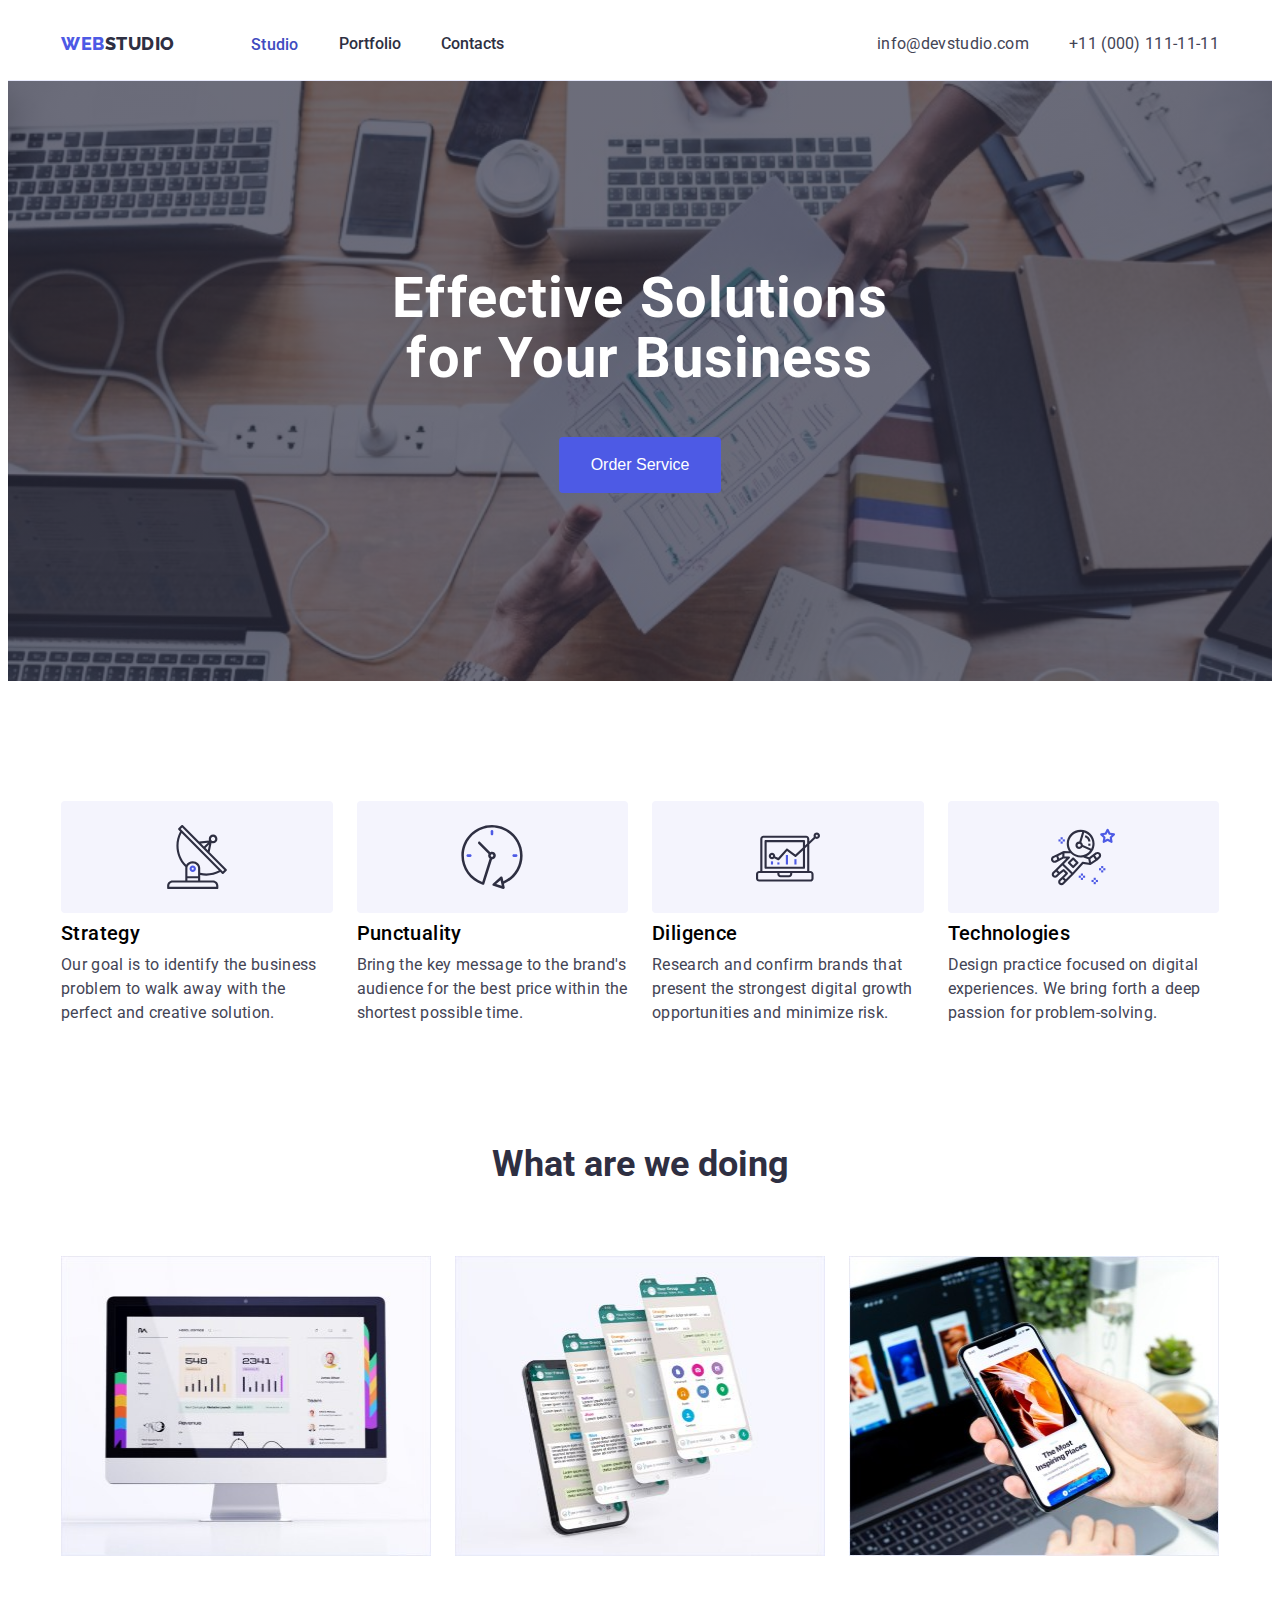
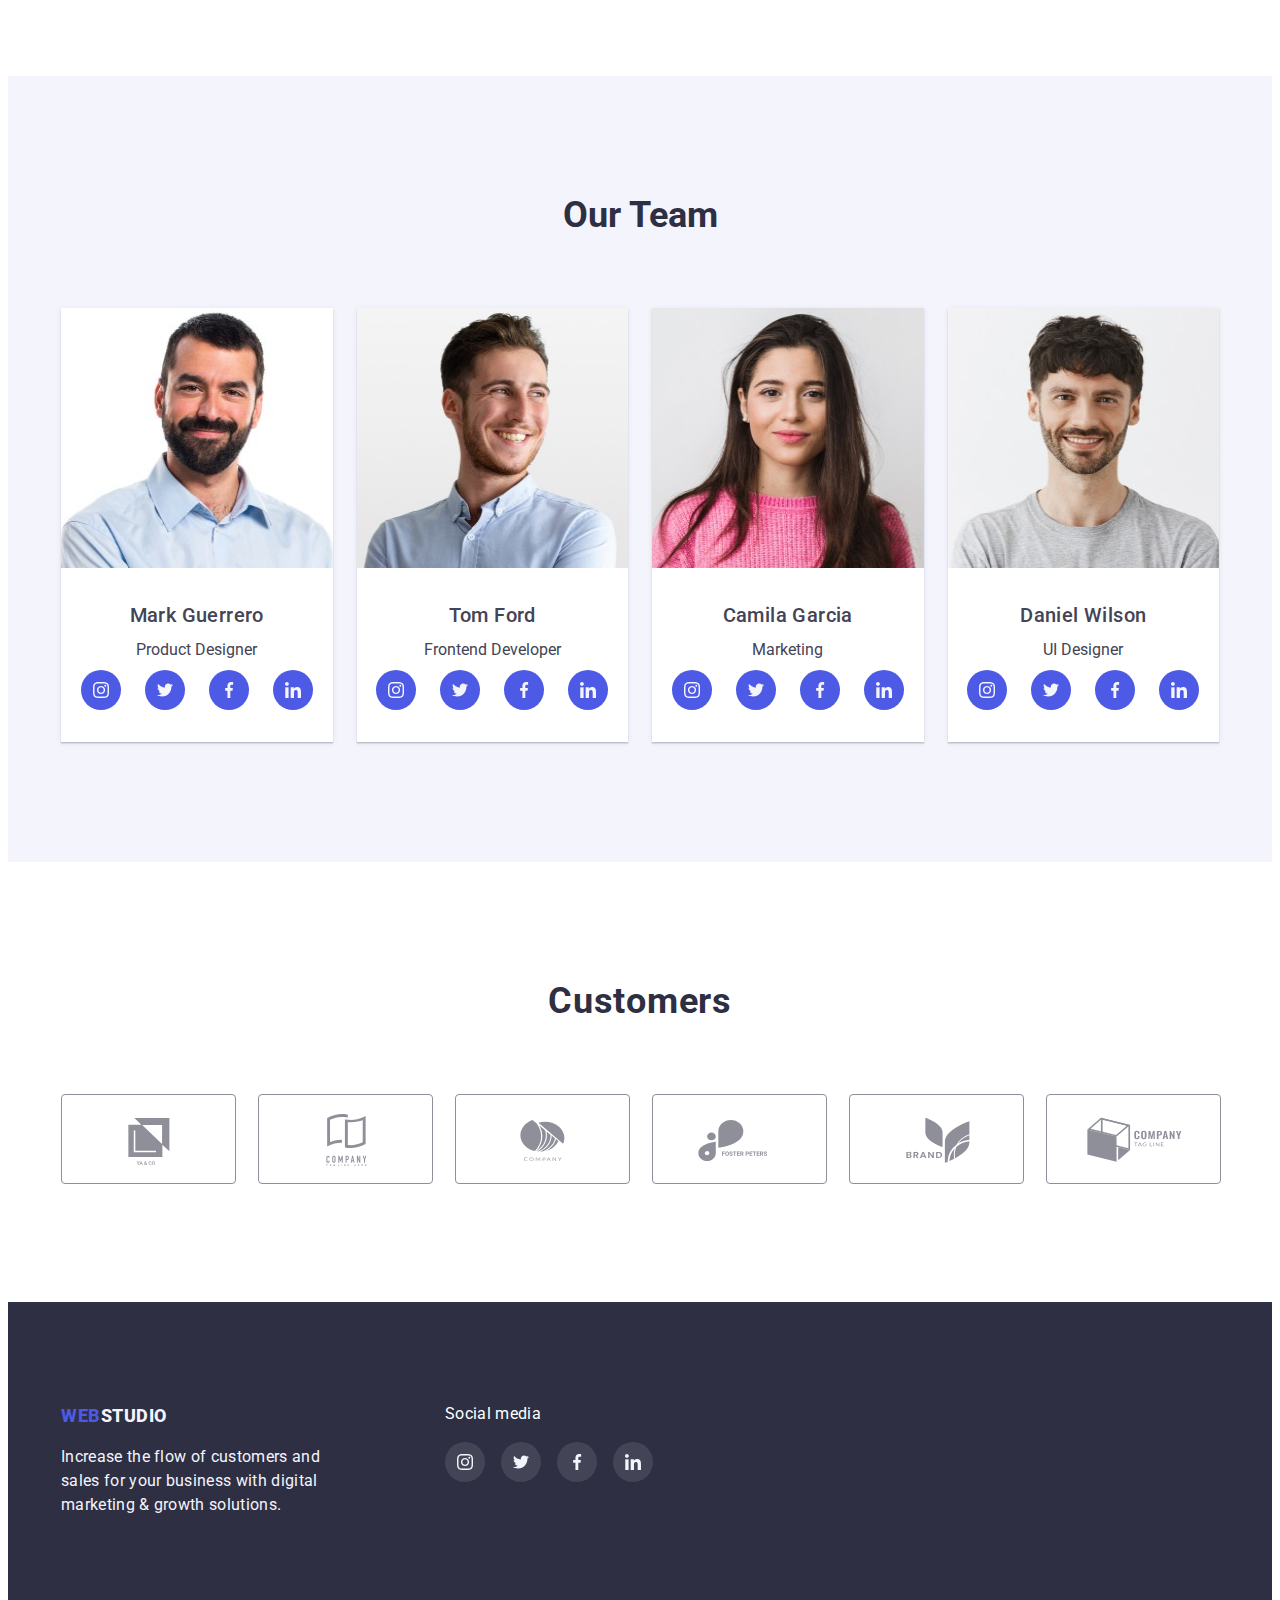
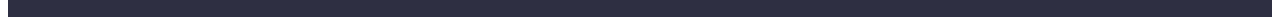
<file: index.html>
<!DOCTYPE html>
<html lang="en">
  <head>
    <meta charset="UTF-8" />
    <meta http-equiv="X-UA-Compatible" content="IE=edge" />
    <meta name="viewport" content="width=device-width, initial-scale=1.0" />
    <title>WebStudio</title>
    <link rel="preconnect" href="https://fonts.googleapis.com" />
    <link rel="preconnect" href="https://fonts.gstatic.com" crossorigin />
    <link
      href="https://fonts.googleapis.com/css2?family=Raleway:wght@800&family=Roboto:wght@400;500;700;900&display=swap"
      rel="stylesheet"
    />
    <link
      rel="stylesheet"
      href="https://cdnjs.cloudflare.com/ajax/libs/modern-normalize/1.1.0/modern-normalize.min.css"
      integrity="sha512-wpPYUAdjBVSE4KJnH1VR1HeZfpl1ub8YT/NKx4PuQ5NmX2tKuGu6U/JRp5y+Y8XG2tV+wKQpNHVUX03MfMFn9Q=="
      crossorigin="anonymous"
      referrerpolicy="no-referrer"
    />
    <link rel="stylesheet" href="./css/styles.css" />
  </head>

  <body class="font-family">
    <!-- шапка профілю -->
    <header class="header">
      <div class="container">
        <div class="header-container">
          <nav class="header-nav">
            <a href="./index.html" class="logo-first"
              >Web<span class="logo-second">Studio</span>
            </a>

            <ul class="site-nav">
              <li><a href="./index.html" class="link-studio">Studio</a></li>
              <li><a href="./portfolio.html" class="link">Portfolio</a></li>
              <li><a href="#" class="link">Contacts</a></li>
            </ul>
          </nav>

          <address>
            <ul class="site-address list">
              <li>
                <a href="mailto:info@devstudio.com" class="link-addres"
                  >info@devstudio.com</a
                >
              </li>
              <li>
                <a href="tel:+110001111111" class="link-addres"
                  >+11 (000) 111-11-11</a
                >
              </li>
            </ul>
          </address>
        </div>
      </div>
    </header>

    <main>
      <!-- Section 1 -->
      <section class="hero">
        <div class="container">
          <h1 class="hero-tex">Effective Solutions for Your Business</h1>
          <button class="button-service" type="button">Order Service</button>
        </div>
      </section>
      <!-- Section 2 -->
      <section class="siction">
        <div class="container">
          <h2 hidden>features</h2>
          <ul class="features list">
            <li class="about-item">
              <div class="advantages">
                <svg class="about-icon" width="64" height="64">
                  <use href="./images/icones.svg#icon-antenna-1"></use>
                </svg>
              </div>
              <h3 class="title">Strategy</h3>
              <p class="text">
                Our goal is to identify the business problem to walk away with
                the perfect and creative solution.
              </p>
            </li>

            <li class="about-item">
              <div class="advantages">
                <svg class="about-icon">
                  <use href="./images/icones.svg#icon-clock-1"></use>
                </svg>
              </div>
              <h3 class="title">Punctuality</h3>
              <p class="text">
                Bring the key message to the brand's audience for the best price
                within the shortest possible time.
              </p>
            </li>

            <li class="about-item">
              <div class="advantages">
                <svg class="about-icon">
                  <use href="./images/icones.svg#icon-diagram-1"></use>
                </svg>
              </div>
              <h3 class="title">Diligence</h3>
              <p class="text">
                Research and confirm brands that present the strongest digital
                growth opportunities and minimize risk.
              </p>
            </li>

            <li class="about-item">
              <div class="advantages">
                <svg class="about-icon">
                  <use href="./images/icones.svg#icon-astronaut-1"></use>
                </svg>
              </div>
              <h3 class="title">Technologies</h3>
              <p class="text">
                Design practice focused on digital experiences. We bring forth a
                deep passion for problem-solving.
              </p>
            </li>
          </ul>
        </div>
      </section>
      <!-- Sectoin 3 -->
      <section class="section">
        <div class="container">
          <h2 class="caption">What are we doing</h2>
          <ul class="text-siction">
            <li class="item-card">
              <img
                class="img-card"
                src="./images/Computer.jpg"
                alt="Computerimage"
                width="360"
                height="300"
              />
            </li>
            <li class="item-card">
              <img
                class="img-card"
                src="./images/smartphones.jpg"
                alt="PSD Web App"
                width="360"
                height="300"
              />
            </li>
            <li class="item-card">
              <img
                class="img-card"
                src="./images/device.jpg"
                alt="Decice phone"
                width="360"
                height="300"
              />
            </li>
          </ul>
        </div>
      </section>

      <!-- Наша команда -->
      <!-- Section 4 -->
      <section class="background-section">
        <div class="container">
          <h2 class="subject">Our Team</h2>
          <ul class="text-siction">
            <li class="filer-card">
              <img
                class="img-card"
                src="./images/Product-Designer.jpg"
                alt=" Product Designer"
                width="264"
                height="260"
              />
              <div class="team-card-content">
                <h3 class="title">Mark Guerrero</h3>

                <p class="title-working">Product Designer</p>
                <ul class="socials-list">
                  <li class="socials-item">
                    <a class="socials-link" href="#">
                      <svg class="socials-icon">
                        <use href="./images/icons.svg#icon-instagram"></use>
                      </svg>
                    </a>
                  </li>
                  <li class="socials-item">
                    <a class="socials-link" href="#">
                      <svg class="socials-icon">
                        <use href="./images/icons.svg#icon-twitter"></use>
                      </svg>
                    </a>
                  </li>
                  <li class="socials-item">
                    <a class="socials-link" href="#">
                      <svg class="socials-icon">
                        <use href="./images/icons.svg#icon-facebook"></use>
                      </svg>
                    </a>
                  </li>
                  <li class="socials-item">
                    <a class="socials-link" href="#">
                      <svg class="socials-icon">
                        <use href="./images/icons.svg#icon-linkedin"></use>
                      </svg>
                    </a>
                  </li>
                </ul>
              </div>
            </li>

            <li class="filer-card">
              <img
                class="img-card"
                src="./images/Tom-Ford.jpg"
                alt="Tom Ford"
                width="264"
                height="260"
              />
              <div class="team-card-content">
                <h3 class="title">Tom Ford</h3>
                <p class="title-working">Frontend Developer</p>
                <ul class="socials-list">
                  <li class="socials-item">
                    <a class="socials-link" href="#">
                      <svg class="socials-icon">
                        <use href="./images/icons.svg#icon-instagram"></use>
                      </svg>
                    </a>
                  </li>
                  <li class="socials-item">
                    <a class="socials-link" href="#">
                      <svg class="socials-icon">
                        <use href="./images/icons.svg#icon-twitter"></use>
                      </svg>
                    </a>
                  </li>
                  <li class="socials-item">
                    <a class="socials-link" href="#">
                      <svg class="socials-icon">
                        <use href="./images/icons.svg#icon-facebook"></use>
                      </svg>
                    </a>
                  </li>
                  <li class="socials-item">
                    <a class="socials-link" href="#">
                      <svg class="socials-icon">
                        <use href="./images/icons.svg#icon-linkedin"></use>
                      </svg>
                    </a>
                  </li>
                </ul>
              </div>
            </li>

            <li class="filer-card">
              <img
                class="img-card"
                src="./images/Camila-Garcia.jpg"
                alt="Camila Garcia"
                width="264"
                height="260"
              />
              <div class="team-card-content">
                <h3 class="title">Camila Garcia</h3>
                <p class="title-working">Marketing</p>
                <ul class="socials-list">
                  <li class="socials-item">
                    <a class="socials-link" href="#">
                      <svg class="socials-icon">
                        <use href="./images/icons.svg#icon-instagram"></use>
                      </svg>
                    </a>
                  </li>
                  <li class="socials-item">
                    <a class="socials-link" href="#">
                      <svg class="socials-icon">
                        <use href="./images/icons.svg#icon-twitter"></use>
                      </svg>
                    </a>
                  </li>
                  <li class="socials-item">
                    <a class="socials-link" href="#">
                      <svg class="socials-icon">
                        <use href="./images/icons.svg#icon-facebook"></use>
                      </svg>
                    </a>
                  </li>
                  <li class="socials-item">
                    <a class="socials-link" href="#">
                      <svg class="socials-icon">
                        <use href="./images/icons.svg#icon-linkedin"></use>
                      </svg>
                    </a>
                  </li>
                </ul>
              </div>
            </li>

            <li class="filer-card">
              <img
                class="img-card"
                src="./images/Daniel-Wilson.jpg"
                alt="Daniel Wilson"
                width="264"
                height="260"
              />
              <div class="team-card-content">
                <h3 class="title">Daniel Wilson</h3>
                <p class="title-working">UI Designer</p>
                <ul class="socials-list">
                  <li class="socials-item">
                    <a class="socials-link" href="#">
                      <svg class="socials-icon">
                        <use href="./images/icons.svg#icon-instagram"></use>
                      </svg>
                    </a>
                  </li>
                  <li class="socials-item">
                    <a class="socials-link" href="#">
                      <svg class="socials-icon">
                        <use href="./images/icons.svg#icon-twitter"></use>
                      </svg>
                    </a>
                  </li>
                  <li class="socials-item">
                    <a class="socials-link" href="#">
                      <svg class="socials-icon">
                        <use href="./images/icons.svg#icon-facebook"></use>
                      </svg>
                    </a>
                  </li>
                  <li class="socials-item">
                    <a class="socials-link" href="#">
                      <svg class="socials-icon">
                        <use href="./images/icons.svg#icon-linkedin"></use>
                      </svg>
                    </a>
                  </li>
                </ul>
              </div>
            </li>
          </ul>
        </div>
      </section>
      <section class="customers">
        <div class="container">
          <h2 class="customers-title">Customers</h2>
          <ul class="customers-list">
            <li class="customers-item">
              <a href="#" class="customers-link">
                <svg class="customers-icon" width="104" height="56">
                  <use href="./images/icon.svg#icon-Logo"></use>
                </svg>
              </a>
            </li>
            <li class="customers-item">
              <a class="customers-link" href="#">
                <svg class="customers-icon" width="104" height="56">
                  <use href="./images/icon.svg#icon-Logo-1"></use>
                </svg>
              </a>
            </li>
            <li class="customers-item">
              <a class="customers-link" href="#">
                <svg class="customers-icon" width="104" height="56">
                  <use href="./images/icon.svg#icon-Logo-2"></use>
                </svg>
              </a>
            </li>
            <li class="customers-item">
              <a class="customers-link" href="#">
                <svg class="customers-icon" width="104" height="56">
                  <use href="./images/icon.svg#icon-Logo-3"></use>
                </svg>
              </a>
            </li>
            <li class="customers-item">
              <a class="customers-link" href="#">
                <svg class="customers-icon" width="104" height="56">
                  <use href="./images/icon.svg#icon-Logo-4"></use>
                </svg>
              </a>
            </li>
            <li class="customers-item">
              <a class="customers-link" href="#">
                <svg class="customers-icon" width="104" height="56">
                  <use href="./images/icon.svg#icon-Logo-5"></use>
                </svg>
              </a>
            </li>
          </ul>
        </div>
      </section>
    </main>
    <footer class="footer">
      <div class="container footer-link">
        <div class="footer-title">
          <a href="./index.html" class="logo"
            >Web<span class="footer-code">Studio</span>
          </a>
          <p class="comment">
            Increase the flow of customers and sales for your business with
            digital marketing & growth solutions.
          </p>
        </div>
        <div>
          <p class="footer-socials">Social media</p>
          <ul class="footer-socials-list">
            <li class="footer-socials-item">
              <a class="footer-socials-link" href="#">
                <svg class="footer-socials-icon">
                  <use href="./images/icons.svg#icon-instagram"></use>
                </svg>
              </a>
            </li>

            <li class="footer-socials-item">
              <a class="footer-socials-link" href="#">
                <svg class="footer-socials-icon">
                  <use href="./images/icons.svg#icon-twitter"></use>
                </svg>
              </a>
            </li>
            <li class="footer-socials-item">
              <a class="footer-socials-link" href="#">
                <svg class="footer-socials-icon">
                  <use href="./images/icons.svg#icon-facebook"></use>
                </svg>
              </a>
            </li>
            <li class="footer-socials-item">
              <a class="footer-socials-link" href="#">
                <svg class="footer-socials-icon">
                  <use href="./images/icons.svg#icon-linkedin"></use>
                </svg>
              </a>
            </li>
          </ul>
        </div>
      </div>
    </footer>
  </body>
</html>
</file>
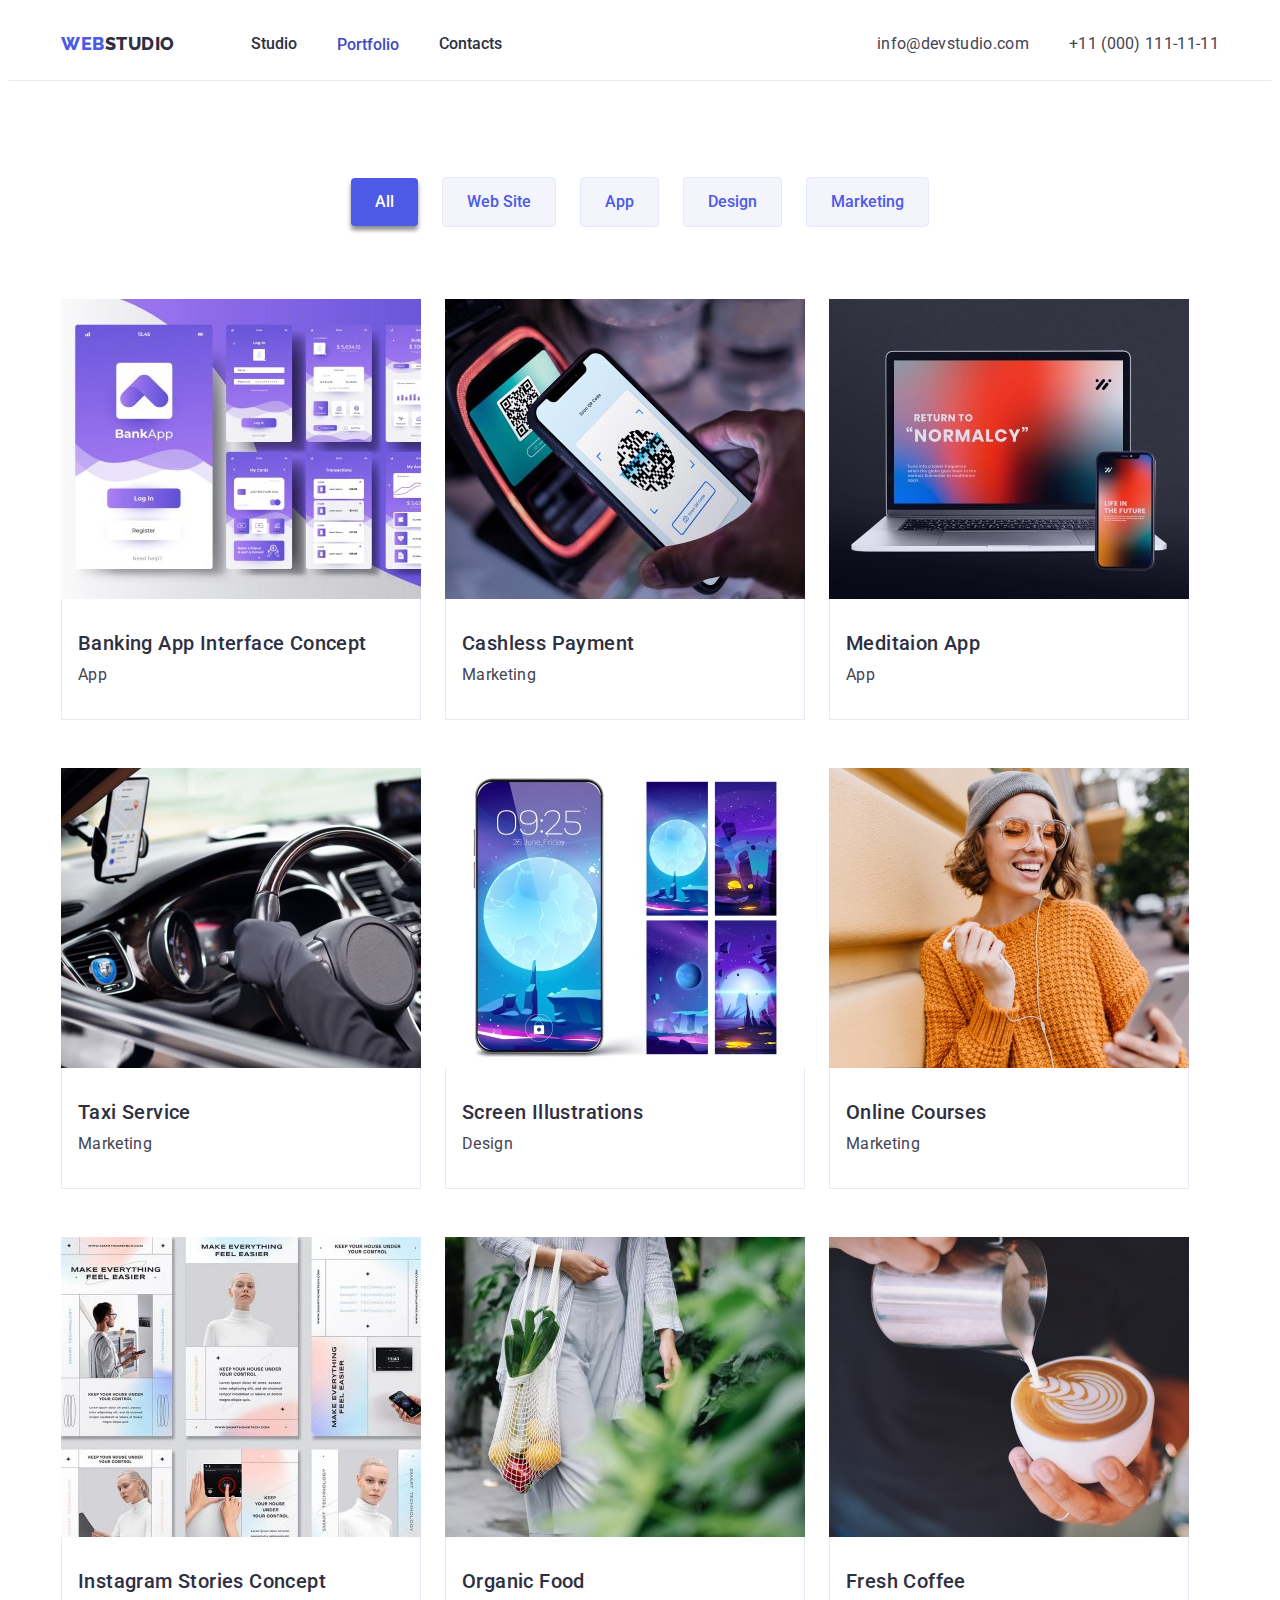
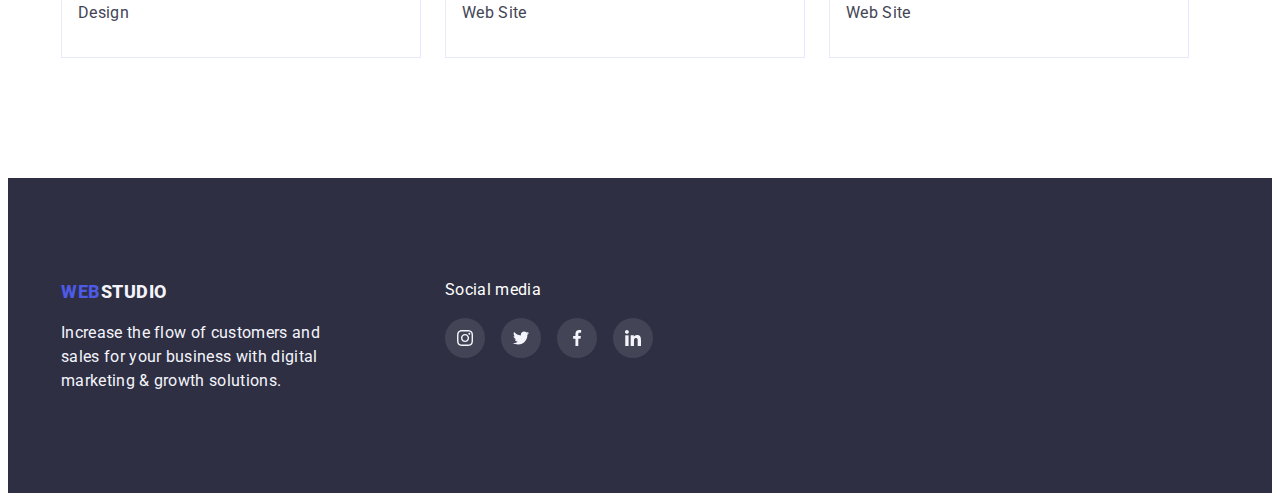
<file: portfolio.html>
<!DOCTYPE html>
<html lang="en">
  <head>
    <meta charset="UTF-8" />
    <meta http-equiv="X-UA-Compatible" content="IE=edge" />
    <meta name="viewport" content="width=device-width, initial-scale=1.0" />
    <title>Portfolio</title>
    <link rel="preconnect" href="https://fonts.googleapis.com" />
    <link rel="preconnect" href="https://fonts.gstatic.com" crossorigin />
    <link
      href="https://fonts.googleapis.com/css2?family=Raleway:wght@800&family=Roboto:wght@400;500;700;900&display=swap"
      rel="stylesheet"
    />
    <link
      rel="stylesheet"
      href="https://cdnjs.cloudflare.com/ajax/libs/modern-normalize/1.1.0/modern-normalize.min.css"
      integrity="sha512-wpPYUAdjBVSE4KJnH1VR1HeZfpl1ub8YT/NKx4PuQ5NmX2tKuGu6U/JRp5y+Y8XG2tV+wKQpNHVUX03MfMFn9Q=="
      crossorigin="anonymous"
      referrerpolicy="no-referrer"
    />

    <link rel="stylesheet" href="./css/styles.css" />
  </head>
  <body class="font-family">
    <!-- шапка профілю -->
    <header class="header">
      <div class="container">
        <div class="header-container">
          <nav class="header-nav">
            <a href="./index.html" class="logo-first"
              >Web<span class="logo-second">Studio</span>
            </a>

            <ul class="site-nav">
              <li><a href="./index.html" class="link">Studio</a></li>
              <li>
                <a href="./portfolio.html" class="link-portfolio">Portfolio</a>
              </li>
              <li><a href="#" class="link">Contacts</a></li>
            </ul>
          </nav>

          <address>
            <ul class="site-address list">
              <li>
                <a href="mailto:info@devstudio.com" class="link-addres"
                  >info@devstudio.com</a
                >
              </li>
              <li>
                <a href="tel:+110001111111" class="link-addres"
                  >+11 (000) 111-11-11</a
                >
              </li>
            </ul>
          </address>
        </div>
      </div>
    </header>
    <!-- button-btn -->
    <main>
      <section class="portfolio">
        <div class="container">
          <h1 hidden>All</h1>
          <ul class="tack-button">
            <li>
              <button class="button-btn button-tap" type="button">All</button>
            </li>

            <li>
              <button class="button-filter" type="button">Web Site</button>
            </li>

            <li>
              <button class="button-filter" type="button">App</button>
            </li>

            <li>
              <button class="button-filter" type="button">Design</button>
            </li>

            <li>
              <button class="button-filter" type="button">Marketing</button>
            </li>
          </ul>

          <h2 hidden>Card</h2>

          <ul class="section-card">
            <li class="card-list">
              <a href="./index.html" class="card">
                <img
                  class="img-card"
                  src="./images/bank-App.jpg"
                  alt="bank App"
                  width="360"
                  height="300"
                />
                <div class="portfolio-content">
                  <h3 class="items-subtitle">Banking App Interface Concept</h3>

                  <p class="items-subtitle-list">App</p>
                </div>
              </a>
            </li>

            <li class="card-list">
              <a href="./portfolio.html" class="card">
                <img
                  class="img-card"
                  src="./images/Cashless-Payment.jpg"
                  alt="Cashless Payment"
                  width="360"
                  height="300"
                />

                <div class="portfolio-content">
                  <h3 class="items-subtitle">Cashless Payment</h3>
                  <p class="items-subtitle-list">Marketing</p>
                </div>
              </a>
            </li>
            <li class="card-list">
              <a href="./portfolio.html" class="card">
                <img
                  class="img-card"
                  src="./images/Meditaion-App.jpg"
                  alt="Meditaion App"
                  width="360"
                  height="300"
                />
                <div class="portfolio-content">
                  <h3 class="items-subtitle">Meditaion App</h3>
                  <p class="items-subtitle-list">App</p>
                </div>
              </a>
            </li>
            <li class="card-list">
              <a href="./portfolio.html" class="card">
                <img
                  class="img-card"
                  src="./images/Taxi-Service.jpg"
                  alt="Taxi Service"
                  width="360"
                  height="300"
                />
                <div class="portfolio-content">
                  <h3 class="items-subtitle">Taxi Service</h3>
                  <p class="items-subtitle-list">Marketing</p>
                </div>
              </a>
            </li>
            <li class="card-list">
              <a href="./portfolio.html" class="card">
                <img
                  class="img-card"
                  src="./images/Screen-Illustrations.jpg"
                  alt="Screen Illustrations"
                  width="360"
                  height="300"
                />
                <div class="portfolio-content">
                  <h3 class="items-subtitle">Screen Illustrations</h3>
                  <p class="items-subtitle-list">Design</p>
                </div>
              </a>
            </li>
            <li class="card-list">
              <a href="./portfolio.html" class="card"
                ><img
                  class="img-card"
                  src="./images/Online-Courses.jpg"
                  alt="Online  Courses"
                  width="360"
                  height="300"
                />
                <div class="portfolio-content">
                  <h3 class="items-subtitle">Online Courses</h3>
                  <p class="items-subtitle-list">Marketing</p>
                </div>
              </a>
            </li>
            <li class="card-list">
              <a href="./portfolio.html" class="card">
                <img
                  class="img-card"
                  src="./images/Instagram-Stories-Concept.jpg"
                  alt="Instagram Stories"
                  width="360"
                  height="300"
                />
                <div class="portfolio-content">
                  <h3 class="items-subtitle">Instagram Stories Concept</h3>
                  <p class="items-subtitle-list">Design</p>
                </div>
              </a>
            </li>
            <li class="card-list">
              <a href="./portfolio.html" class="card"
                ><img
                  class="img-card"
                  src="./images/Organic-Food.jpg"
                  alt="Organic Food"
                  width="360"
                  height="300"
                />
                <div class="portfolio-content">
                  <h3 class="items-subtitle">Organic Food</h3>
                  <p class="items-subtitle-list">Web Site</p>
                </div>
              </a>
            </li>
            <li class="card-list">
              <a href="./portfolio.html" class="card">
                <img
                  class="img-card"
                  src="./images/Fresh-Coffee.jpg"
                  alt="Fresh Coffee"
                  width="360"
                  height="300"
                />
                <div class="portfolio-content">
                  <h3 class="items-subtitle">Fresh Coffee</h3>
                  <p class="items-subtitle-list">Web Site</p>
                </div>
              </a>
            </li>
          </ul>
        </div>
      </section>
    </main>
    <footer class="footer">
      <div class="container footer-link">
        <div class="footer-title">
          <a href="./index.html" class="logo"
            >Web<span class="footer-code">Studio</span>
          </a>
          <p class="comment">
            Increase the flow of customers and sales for your business with
            digital marketing & growth solutions.
          </p>
        </div>
        <div>
          <p class="footer-socials">Social media</p>
          <ul class="footer-socials-list">
            <li class="footer-socials-item">
              <a class="footer-socials-link" href="#">
                <svg class="footer-socials-icon">
                  <use href="./images/icons.svg#icon-instagram"></use>
                </svg>
              </a>
            </li>

            <li class="footer-socials-item">
              <a class="footer-socials-link" href="#">
                <svg class="footer-socials-icon">
                  <use href="./images/icons.svg#icon-twitter"></use>
                </svg>
              </a>
            </li>
            <li class="footer-socials-item">
              <a class="footer-socials-link" href="#">
                <svg class="footer-socials-icon">
                  <use href="./images/icons.svg#icon-facebook"></use>
                </svg>
              </a>
            </li>
            <li class="footer-socials-item">
              <a class="footer-socials-link" href="#">
                <svg class="footer-socials-icon">
                  <use href="./images/icons.svg#icon-linkedin"></use>
                </svg>
              </a>
            </li>
          </ul>
        </div>
      </div>
    </footer>
  </body>
</html>
</file>
<file: css/styles.css>
*,
::after ::before {
    margin: 0;
    padding: 0;
}




:root {
    ---primary-background-color: #ffff;
    ---secondary-background-color: #2e2f42;
    ---trd-background-color: #f4f4fd;
    ---title-color: #2e2f42;
    ---text-color: #434455;
    ---primary-btn-color: #4D5AE5;
    ---tap-link-color: #404bbf;
    ---text-background-color: #E7E9FC;
    ---gray: #8E8F99;
    ---green-hover: #31D0AA;

}


p,
h1,
h2,
h3,
h4,
h5,
h6 {
    margin-top: 0;
}

.header {
    margin: 0 auto;
    border-bottom: 1px solid #E7E9FC;
}

body {

    font-family: 'Roboto', sans-serif;
}

.page-header {

    align-items: center;
    padding-top: 24px;
    padding-bottom: 24px;

}


.header-container {

    display: flex;
    align-items: center;
    gap: 40px;
}

.header-nav {
    display: flex;
    align-items: center;
    flex-grow: 1;
    gap: 76px;
}


.page-nav {
    display: flex;
}


.address-page {
    display: flex;
}


ul {
    margin: 0;
    padding: 0;
}

.container {
    width: 100%;
    max-width: 1158px;
    margin: 0 auto;
    padding: 0 15px;

}



.logo-first {
    font-family: 'Raleway';
    font-weight: 800;
    font-size: 18px;
    line-height: 1.3;
    display: flex;
    letter-spacing: 0.03em;
    color: var(---primary-btn-color);
    text-decoration: none;
    text-transform: uppercase;
}

.link-studio {
    font-weight: 500;
    font-family: inherit;
    color: var(---tap-link-color);
    font-weight: 500;
    text-decoration: none;
    letter-spacing: 0.02em;

}

.link-portfolio {
    font-weight: 500;
    color: var(---tap-link-color);
    text-decoration: none;


}




.logo-second {
    font-weight: 800;
    font-size: 18px;
    line-height: 1.3;
    letter-spacing: 0.03em;
    text-transform: uppercase;
    color: var(---title-color);
    text-transform: uppercase;
    text-decoration: none;
}





.site-nav .link {
    color: var(---title-color);
    font-weight: 500;
    font-size: 16px;
    line-height: 1.5;
    letter-spacing: 0, 2em;
    text-decoration: none;
    list-style-type: none;

}

.site-nav {
    display: flex;
    align-items: center;
    list-style-type: none;
    gap: 40px;

}

.site-nav :hover,
.site-nav :focus {
    color: var(---tap-link-color);
}


.site-address {
    font-weight: 400;
    font-size: 16px;
    line-height: 1.5;
    letter-spacing: 0.2;
    text-decoration: none;
    color: var(---text-color);

}

.link-addres {
    font-family: 'Roboto';
    font-style: normal;
    font-weight: 400;
    font-size: 16px;
    line-height: 24px;
    letter-spacing: 0.02em;
    display: block;
    padding: 24px 0;
    color: var(---text-color);
    text-decoration: none;
}


.link,
.link-studio,
.link-portfolio {
    display: block;
    padding: 24px 0;

}


.site-address {
    display: flex;
    gap: 40px;
}


.site-address :hover,
.site-address :focus {
    color: var(---tap-link-color);
}




.hero {
    padding: 188px 0;
    background-color: var(---text-color);
    background-image: linear-gradient(rgba(46, 47, 66, 0.7), rgba(46, 47, 66, 0.7)), url(../images/people-office.jpg.jpg);
    background-repeat: no-repeat;
    background-position: center;
    background-size: cover;
    background-attachment: fixed;


}

.hero-tex {
    color: var(---secondary-background-color);

}

.hero-tex {
    font-weight: 700;
    font-size: 56px;
    line-height: 1.07;
    letter-spacing: 0.02em;
    color: var(---primary-background-color);
    max-width: 496px;
    margin: 0 auto;
    text-align: center;
    margin-bottom: 48px;
}


/* Button */



.portfolio {

    padding-top: 96px;
    padding-bottom: 120px;

}



.tack-button {

    list-style-type: none;
    display: flex;
    align-items: center;
    justify-content: center;
    gap: 24px;
    margin-bottom: 72px;
}





.button-btn {

    font-family: inherit;
    background: var(---primary-btn-color);
    font-weight: 500;
    font-size: 16px;
    line-height: 1.5;
    border-radius: 4px;
    cursor: pointer;
    color: var(---primary-background-color);
    border: var(---primary-btn-color);
    padding: 12px 24px;
    margin-right: auto;
}



.button-list :hover,
.button-list :focus {
    box-shadow: 0px 3px 1px rgba(0, 0, 0, 0.1),
        0px 2px 1px rgba(0, 0, 0, 0.08),
        0px 2px 2px rgba(0, 0, 0, 0.12);
    border-radius: 4px;
    cursor: pointer;

}


.button-btn :focus,
.button-btn:active {
    color: var(---tap-link-color);

}








.button-service {
    background: var(---primary-btn-color);
    font-weight: 500;
    font-size: 16px;
    line-height: 1.5;
    border-radius: 4px;
    cursor: pointer;
    color: var(---primary-background-color);
    border: none;
    padding: 16px 32px;
    margin: 0 auto;
    display: block;
}

.button-service:hover {
    background-color: var(---tap-link-color);


}

.button-service :focus,
.button-service :active {
    color: var(---tap-link-color);
}





.filter-btn:hover,
.filter-btn:focus {
    background-color: var(---tap-link-color);

}

.filter-btn {
    border: var(---primary-btn-color);
    border-radius: 4px;
}

.filter-btn :hover,
.filter-btn :focus {
    background: var(---tap-link-color);
}

.button-tap {
    box-shadow: 0px 4px 4px 0px rgb(0 0 0 / 25%),
        0px 4px 4px 0px rgb(0 0 0 / 25%);
}

.filter-btn {
    font-family: inherit;
    background: var(---trd-background-color);
    font-weight: 500;
    font-size: 16px;
    line-height: 1.5;
    display: flex;
    letter-spacing: 0.04em;
    color: var(---primary-background-color);
    cursor: pointer;
}

.button-filter {
    font-family: inherit;
    font-weight: 500;
    font-size: 16px;
    line-height: 1.5;
    background: var(---trd-background-color);
    border: 1px solid #E7E9FC;
    color: var(---primary-btn-color);
    cursor: pointer;
    border-radius: 4px;
    padding: 12px 24px;
}

.button-filter:active {
    background: var(---tap-link-color);
    color: var(---primary-background-color);
}



.button-filter:hover,
.button-filter :focus {
    border-color: var(---tap-link-color);
    background: var(---tap-link-color);
    color: var(---primary-background-color);

    box-shadow: 0px 4px 4px 0px rgb(0 0 0 / 25%),
        0px 4px 4px 0px rgb(0 0 0 / 25%);
}

.list {
    list-style: none;
}

.siction {
    padding: 120px 0 0 0;
}

.features {

    background: var(--primary-background-color);
    display: flex;
    gap: 24px;
}

.advantages {
    margin-bottom: 8px;
    height: 112px;
    background-color: var(---trd-background-color);
    display: flex;
    justify-content: center;
    align-items: center;
    border-radius: 4px;
}

.about-icon {
    Width: 64px;
    Height: 64px;
}

.features .title {
    font-style: normal;
    font-weight: 500;
    font-size: 20px;
    line-height: 1.2;
    letter-spacing: 0.02em;
    color: var(--title-color);

}

.about-item {
    flex-basis: calc((100% - 72px) /4);
}

.text {
    font-size: 16px;
    line-height: 1.5;
    letter-spacing: 0.02em;
    margin-bottom: auto;
    color: var(---text-color);
}


/* <!-- Sectoin 3 --> */



.caption {
    margin-bottom: 0;
    margin-bottom: 72px;
    font-weight: 700;
    font-size: 36px;
    line-height: 1.1;
    color: var(---secondary-background-color);
    text-align: center;


}

.text-siction {
    display: flex;
    gap: 24px;
}


.filer-card {
    display: block;
    max-width: 100%;
    text-decoration: none;
    background-color: var(---primary-background-color);
    flex-basis: calc((100% - 72px) /4);
    text-align: center;
    box-shadow: 0px 1px 6px rgba(46, 47, 66, 0.08), 0px 1px 1px rgba(46, 47, 66, 0.16), 0px 2px 1px rgba(46, 47, 66, 0.08);
}



.img-card {
    display: block;
    min-width: 100%;
}


.team-card-content {
    padding: 32px 16px;

}

.item-card {
    flex-basis: calc((100% - 48px) /3);

}


.works-section {
    background: var(---primary-background-color);
}


.subject {
    font-weight: 700;
    font-size: 36px;
    line-height: 1.1;
    color: var(---secondary-background-color);
    background-color: var(---trd-background-color);
    margin-bottom: 0;
    text-align: center;
    margin-bottom: 72px;

}

.background-section {
    background: var(---trd-background-color);
    padding: 120px 0;
}

.title {
    font-weight: 500;
    font-size: 20px;
    line-height: 1.5;
    letter-spacing: 0.02em;
    color: var(---text-color);
    margin-bottom: 8px;


}



.title-working {
    font-weight: 400;
    font-size: 16px;
    line-height: 1.5;
    color: var(---text-color);
    margin: 0;
}

.socials-list {

    list-style-type: none;
    text-decoration: none;
    display: flex;
    gap: 24px;
    justify-content: center;
    padding: 0;
    margin-top: 8px;

}





.socials-item {
    width: 40px;
    height: 40px;

}


.socials-link {
    display: flex;
    align-items: center;
    justify-content: center;
    width: 100%;
    height: 100%;
    border-radius: 50%;
    background-color: var(---primary-btn-color);
}

.socials-link:hover,
.socials-link:focus {
    background-color: var(---tap-link-color);

}

.socials-icon {
    width: 16px;
    height: 16px;
    fill: var(---text-background-color);

}

.section {
    padding: 120px 0;
}



/* customers */


.customers {
    padding-top: 120px;
    padding-bottom: 120px;
}

.customers-title {
    color: var(---secondary-background-color);
    font-size: 36px;
    line-height: 1.1;
    letter-spacing: 0.02em;
    margin-bottom: 72px;
    text-align: center;
}

.customers-list {
    display: flex;
    gap: 24px;
    padding: 0;
    margin: 0;
    list-style-type: none;

}


.customers-icon {
    fill: currentColor;
}


.customers-item {
    flex-basis: calc((100% - 120px) /6);
    height: 88px;
}

.customers-link {
    color: var(---gray);
    width: 100%;
    height: 100%;
    border: 1px solid #8E8F99;
    border-radius: 4px;
    display: flex;
    align-items: center;
    justify-content: center;


}




.customers-link:hover,
.customers-link:focus {
    border-color: 1px solid var(---tap-link-color);
    color: var(---tap-link-color);
}


/* footer */

.footer {
    padding-top: 100px;
    padding-bottom: 100px;
    background: var(---title-color);
}


.footer-title {
    max-width: 264px;
}

.logo {
    font-style: normal;
    font-weight: 800;
    font-size: 18px;
    line-height: 1.5;
    letter-spacing: 0.03em;
    text-transform: uppercase;
    text-decoration: none;
    color: var(---primary-btn-color);
    margin-bottom: 16px;
    text-transform: uppercase;
}

.footer-code {
    font-style: normal;
    font-weight: 800;
    font-size: 18px;
    line-height: 1.3;
    letter-spacing: 0.03em;
    text-transform: uppercase;
    color: var(---trd-background-color);
}

.comment {
    margin-top: 16px;
    margin-bottom: 0;
    font-style: normal;
    font-weight: 400;
    font-size: 16px;
    line-height: 1.5;
    letter-spacing: 0.02em;
    color: var(---trd-background-color)
}




.footer-link {
    display: flex;
    gap: 120px;
}


.footer-socials {
    color: var(---primary-background-color);
    font-size: 16px;
    line-height: 1.5;
    letter-spacing: 0.02em;
    width: 208px;
    margin-bottom: 16px;
    display: flex;
}

.footer-socials-list {
    display: flex;
    gap: 16px;
    justify-content: center;
    padding: 0;
    list-style-type: none;
}

.footer-socials-item {
    width: 40px;
    height: 40px;

}

.footer-socials-link {
    display: flex;
    align-items: center;
    justify-content: center;
    width: 100%;
    height: 100%;
    fill: var(--gray);
    border-radius: 50%;
    background-color: rgba(255, 255, 255, 0.1);
}

.footer-socials-link:hover,
.footer-socials-link:focus {
    background-color: var(---green-hover);

}


.footer-socials-icon {
    width: 16px;
    height: 16px;
    fill: var(--primary-background-color);
}

.section-card {
    display: flex;
    flex-wrap: wrap;
    margin-right: -24px;
    margin-bottom: -48px;
    list-style-type: none;

}

.card-list {
    margin-right: 24px;
    margin-bottom: 48px;
    text-decoration: none;
    display: list-item;



}







.card {
    text-decoration: none;
    display: block
}


.card:hover {
    box-shadow: 0px 1px 6px rgba(46, 47, 66, 0.08),
        0px 1px 1px rgba(46, 47, 66, 0.16),
        0px 2px 1px rgba(46, 47, 66, 0.08);
}

.items-subtitle {
    font-style: normal;
    font-weight: 500;
    font-size: 20px;
    line-height: 1.2;
    letter-spacing: 0.02em;
    color: var(---secondary-background-color);
    text-decoration: none;
    margin-bottom: 8px;


}



.items-subtitle-list {
    font-style: normal;
    font-weight: 400;
    font-size: 16px;
    line-height: 1.5;
    letter-spacing: 0.02em;
    color: var(---text-color);
    text-decoration: none;
    margin-bottom: 0;

}



.portfolio-content {

    padding: 32px 16px;
    border-right: 1px solid #E7E9FC;

    border-left: 1px solid #E7E9FC;

    border-bottom: 1px solid #E7E9FC;

}

.text-siction {
    list-style-type: none;
}
</file>
